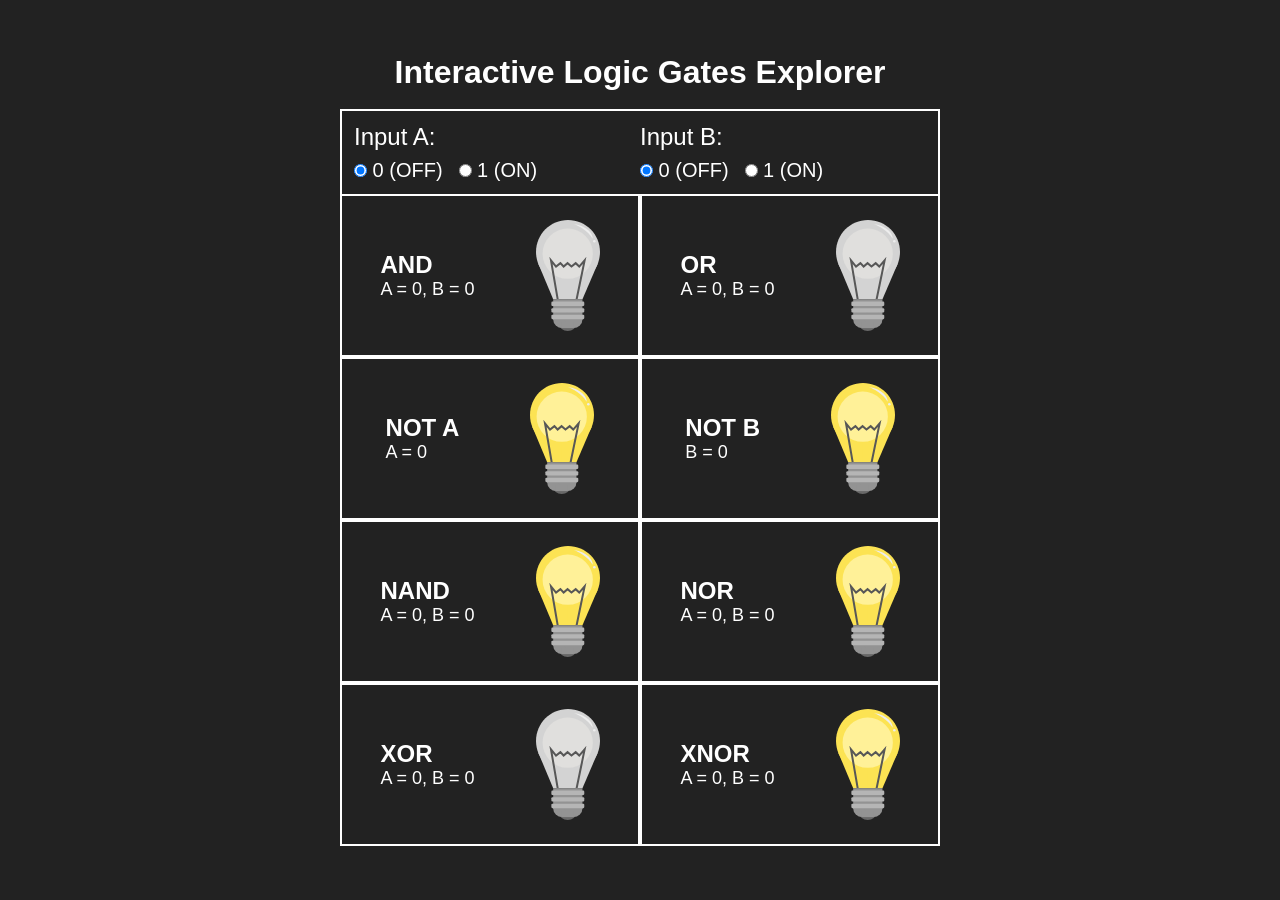
<file: Logic Gates/index.html>
<!doctype html>
<html lang="en">
  <head>
    <meta charset="UTF-8" />
    <meta name="viewport" content="width=device-width, initial-scale=1.0" />
    <title>Interactive Logic Gates Explorer</title>

    <!-- css -->
    <style>
      * {
        margin: 0;
        padding: 0;
        box-sizing: border-box;
      }

      body {
        background-color: #222;
        color: #fff;
        font-family: Arial, Helvetica, sans-serif;
      }

      main {
        height: 100vh;
        display: flex;
        flex-direction: column;
        align-items: center;
        justify-content: center;
      }

      .board {
        display: flex;
        flex-direction: column;
      }

      .input {
        display: flex;
        width: 100%;
        border: 2px solid white;
        border-bottom: 0;
        padding: 12px;
        font-size: 24px;
      }

      .input .one,
      .input .two {
        width: 100%;
        display: flex;
        gap: 8px;
        flex-direction: column;
      }

      .input label {
        font-size: 20px;
      }

      .input .bits {
        display: flex;
        gap: 16px;
      }

      .output {
        display: grid;
        grid-template-columns: repeat(2, 300px);
      }

      .gate {
        display: flex;
        gap: 32px;
        align-items: center;
        justify-content: space-around;
        padding: 24px;
        border: 2px solid white;
      }

      .gate img {
        width: 64px;
      }

      .gate span {
        font-size: 18px;
      }
    </style>
  </head>
  <body>
    <main>
      <h1>Interactive Logic Gates Explorer</h1>
      <br />

      <div class="board">
        <div class="input">
          <div class="one">
            <span>Input A:</span>
            <div class="bits">
              <label for="A-bit-0">
                <input
                  type="radio"
                  id="A-bit-0"
                  name="input-bit-A"
                  value="0"
                  checked
                />
                0 (OFF)
              </label>

              <label for="A-bit-1">
                <input type="radio" id="A-bit-1" name="input-bit-A" value="1" />
                1 (ON)
              </label>
            </div>
          </div>

          <div class="two">
            <span>Input B:</span>
            <div class="bits">
              <label for="B-bit-0">
                <input
                  type="radio"
                  id="B-bit-0"
                  name="input-bit-B"
                  value="0"
                  checked
                />
                0 (OFF)
              </label>

              <label for="B-bit-1">
                <input type="radio" id="B-bit-1" name="input-bit-B" value="1" />
                1 (ON)
              </label>
            </div>
          </div>
        </div>

        <div class="output">
          <div class="gate">
            <div class="info">
              <h2>AND</h2>
              <span>A = 1, B = 1</span>
            </div>
            <img id="and-gate-bulb" src="./assets/bulb_off.svg" alt="" />
          </div>

          <div class="gate">
            <div class="info">
              <h2>OR</h2>
              <span>A = 1, B = 1</span>
            </div>
            <img id="or-gate-bulb" src="./assets/bulb_off.svg" alt="" />
          </div>

          <div class="gate">
            <div class="info">
              <h2>NOT A</h2>
              <span id="not-a-span">A = 1</span>
            </div>
            <img id="not-a-gate-bulb" src="./assets/bulb_off.svg" alt="" />
          </div>

          <div class="gate">
            <div class="info">
              <h2>NOT B</h2>
              <span id="not-b-span">B = 1</span>
            </div>
            <img id="not-b-gate-bulb" src="./assets/bulb_off.svg" alt="" />
          </div>

          <div class="gate">
            <div class="info">
              <h2>NAND</h2>
              <span>A = 1, B = 1</span>
            </div>
            <img id="nand-gate-bulb" src="./assets/bulb_off.svg" alt="" />
          </div>

          <div class="gate">
            <div class="info">
              <h2>NOR</h2>
              <span>A = 1, B = 1</span>
            </div>
            <img id="nor-gate-bulb" src="./assets/bulb_off.svg" alt="" />
          </div>

          <div class="gate">
            <div class="info">
              <h2>XOR</h2>
              <span>A = 1, B = 1</span>
            </div>
            <img id="xor-gate-bulb" src="./assets/bulb_off.svg" alt="" />
          </div>

          <div class="gate">
            <div class="info">
              <h2>XNOR</h2>
              <span>A = 1, B = 1</span>
            </div>
            <img id="xnor-gate-bulb" src="./assets/bulb_off.svg" alt="" />
          </div>
        </div>
      </div>
    </main>

    <!-- javascript -->

    <script>
      const bulbOnPath = "./assets/bulb_on.svg";
      const bulbOffPath = "./assets/bulb_off.svg";

      function updateBulb(gate, turnOn) {
        bulb = document.getElementById(`${gate}-gate-bulb`);
        bulb.src = turnOn ? bulbOnPath : bulbOffPath;
      }

      function updateInfo() {
        document.querySelectorAll(".gate .info span").forEach((gate) => {
          gate.innerText = `A = ${input_bit_A}, B = ${input_bit_B}`;
        });

        document.getElementById("not-a-span").innerText = `A = ${input_bit_A}`;
        document.getElementById("not-b-span").innerText = `B = ${input_bit_B}`;
      }

      function updateGates() {
        // update info of each gate -> ex: A = 0, B = 1
        updateInfo();

        // turn on/off bulbs accordingly

        // AND gate
        updateBulb("and", input_bit_A && input_bit_B);

        // OR gate
        updateBulb("or", input_bit_A || input_bit_B);

        // NOT-A gate
        updateBulb("not-a", !input_bit_A);

        // NOT-B gate
        updateBulb("not-b", !input_bit_B);

        // NAND gate
        updateBulb("nand", !(input_bit_A && input_bit_B));

        // NOR gate
        updateBulb("nor", !(input_bit_A || input_bit_B));

        // XOR gate
        updateBulb("xor", input_bit_A ^ input_bit_B);

        // XNOR gate
        updateBulb("xnor", !(input_bit_A ^ input_bit_B));
      }

      // A-bit input
      input_bit_A_radios = document.querySelectorAll(
        "input[name='input-bit-A']",
      );

      input_bit_A = 0;

      input_bit_A_radios.forEach((radio) => {
        radio.addEventListener("change", (event) => {
          input_bit_A = +event.target.value;
          updateGates();
        });
      });

      // B-bit input
      input_bit_B_radios = document.querySelectorAll(
        "input[name='input-bit-B']",
      );

      input_bit_B = 0;

      input_bit_B_radios.forEach((radio) => {
        radio.addEventListener("change", (event) => {
          input_bit_B = +event.target.value;
          updateGates();
        });
      });

      updateGates();
    </script>
  </body>
</html>
</file>
